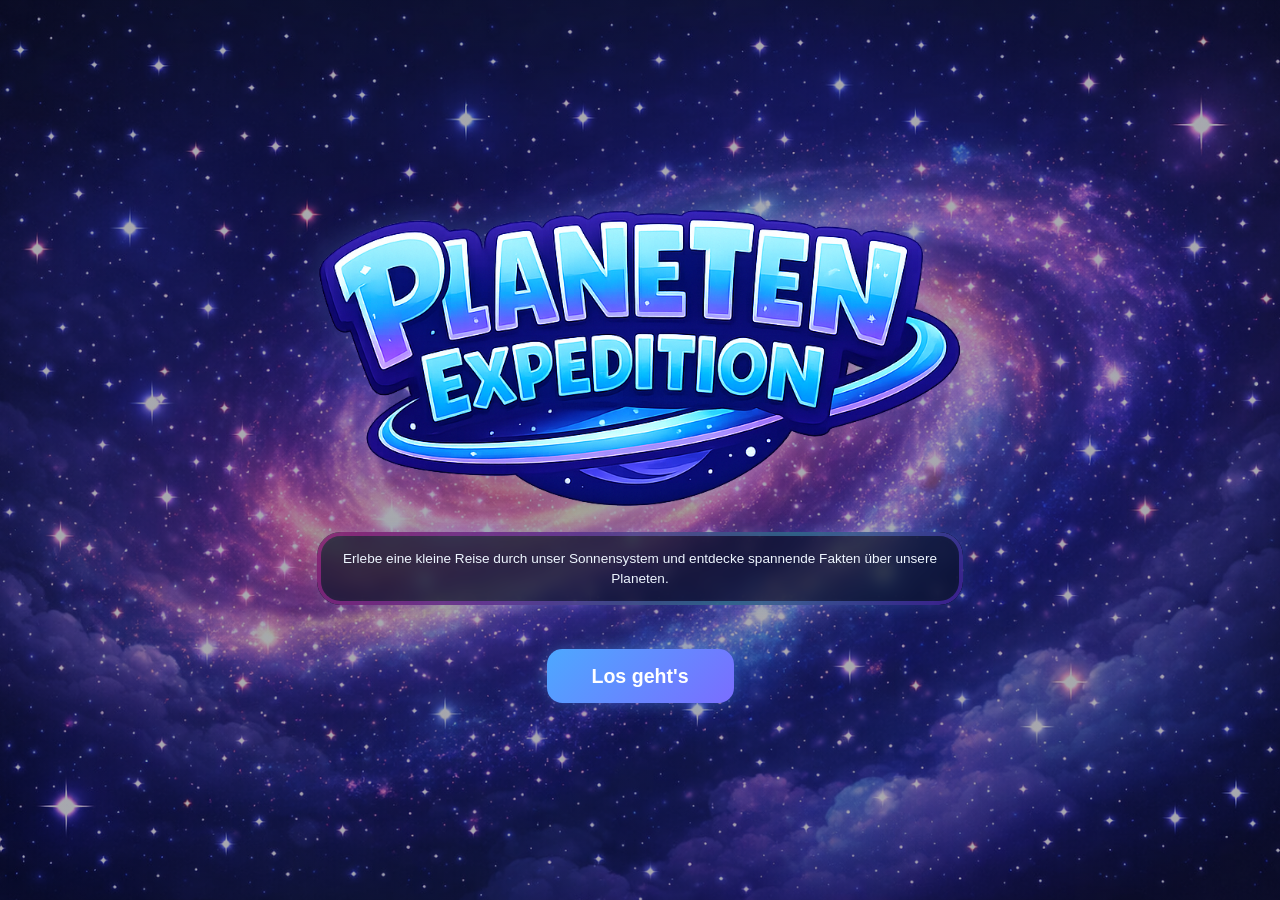
<file: index.html>
<!DOCTYPE html>
<html lang="de">
<head>
  <meta charset="UTF-8" />
  <meta name="viewport" content="width=device-width, initial-scale=1.0, maximum-scale=1.0, user-scalable=no" />
  <title>Planeten Expedition</title>
  <link rel="stylesheet" href="css/style.css" />
</head>
<body>
  <div class="app">
    <section class="screen active title-screen">
      <div class="title-box">
        <div class="title-logo-wrap">
          <img
            src="bilder/logo.png"
            alt="Spiel-Logo"
            class="title-logo"
            onerror="this.style.display='none'; document.getElementById('logoFallback').style.display='flex';"
          />
          <div id="logoFallback" class="logo-placeholder" style="display:none;"></div>
        </div>

        <div class="title-text-box panel">
          <p class="title-text">
            Erlebe eine kleine Reise durch unser Sonnensystem und entdecke spannende Fakten über unsere Planeten.
          </p>
        </div>

        <button id="toModeBtn" class="main-btn title-start-btn">Los geht's</button>
      </div>
    </section>

    <section id="modeScreen" class="screen mode-screen" style="display:none;">
      <div class="mode-box">
        <h2 class="mode-title">Wähle einen Spielmodus</h2>
        <p class="mode-subtitle">Lerne unser Sonnensystem auf verschiedene Arten kennen.</p>

        <div class="mode-grid">
          <button class="mode-card" onclick="location.href='modus-order.html?back=mode'">
            <div class="mode-card-title">Unser Sonnensystem</div>
            <p class="mode-card-text">Bringe die Planeten in die richtige Reihenfolge von der Sonne nach außen.</p>
          </button>

          <button class="mode-card" onclick="location.href='modus-size.html?back=mode'">
            <div class="mode-card-title">Von kleinen und großen Planeten</div>
            <p class="mode-card-text">Sortiere die Planeten nach ihrer Größe – vom kleinsten bis zum größten.</p>
          </button>

          <button class="mode-card" onclick="location.href='modus-quiz.html?back=mode'">
            <div class="mode-card-title">Quiz</div>
            <p class="mode-card-text">Wie gut kennst du dich schon im Sonnensystem aus - teste dein Wissen.</p>
          </button>

          <button class="mode-card disabled" type="button">
            <div class="mode-card-title">Modus 4</div>
            <p class="mode-card-text">Demnächst verfügbar.</p>
          </button>
        </div>

        <button id="backButton" class="control-btn">Zurück</button>
      </div>
    </section>
  </div>

  <script>
    const startScreen = document.querySelector(".title-screen");
    const modeScreen = document.getElementById("modeScreen");
    const toModeBtn = document.getElementById("toModeBtn");
    const backButton = document.getElementById("backButton");

    toModeBtn.addEventListener("click", () => {
      startScreen.style.display = "none";
      modeScreen.style.display = "flex";
    });

    backButton.addEventListener("click", () => {
      modeScreen.style.display = "none";
      startScreen.style.display = "flex";
    });

    const urlParams = new URLSearchParams(window.location.search);
    const requestedScreen = urlParams.get("screen");

    if (requestedScreen === "mode") {
      startScreen.style.display = "none";
      modeScreen.style.display = "flex";
    }

    document.addEventListener("gesturestart", e => e.preventDefault());
    document.addEventListener("dblclick", e => e.preventDefault(), { passive: false });
  </script>
</body>
</html>
</file>
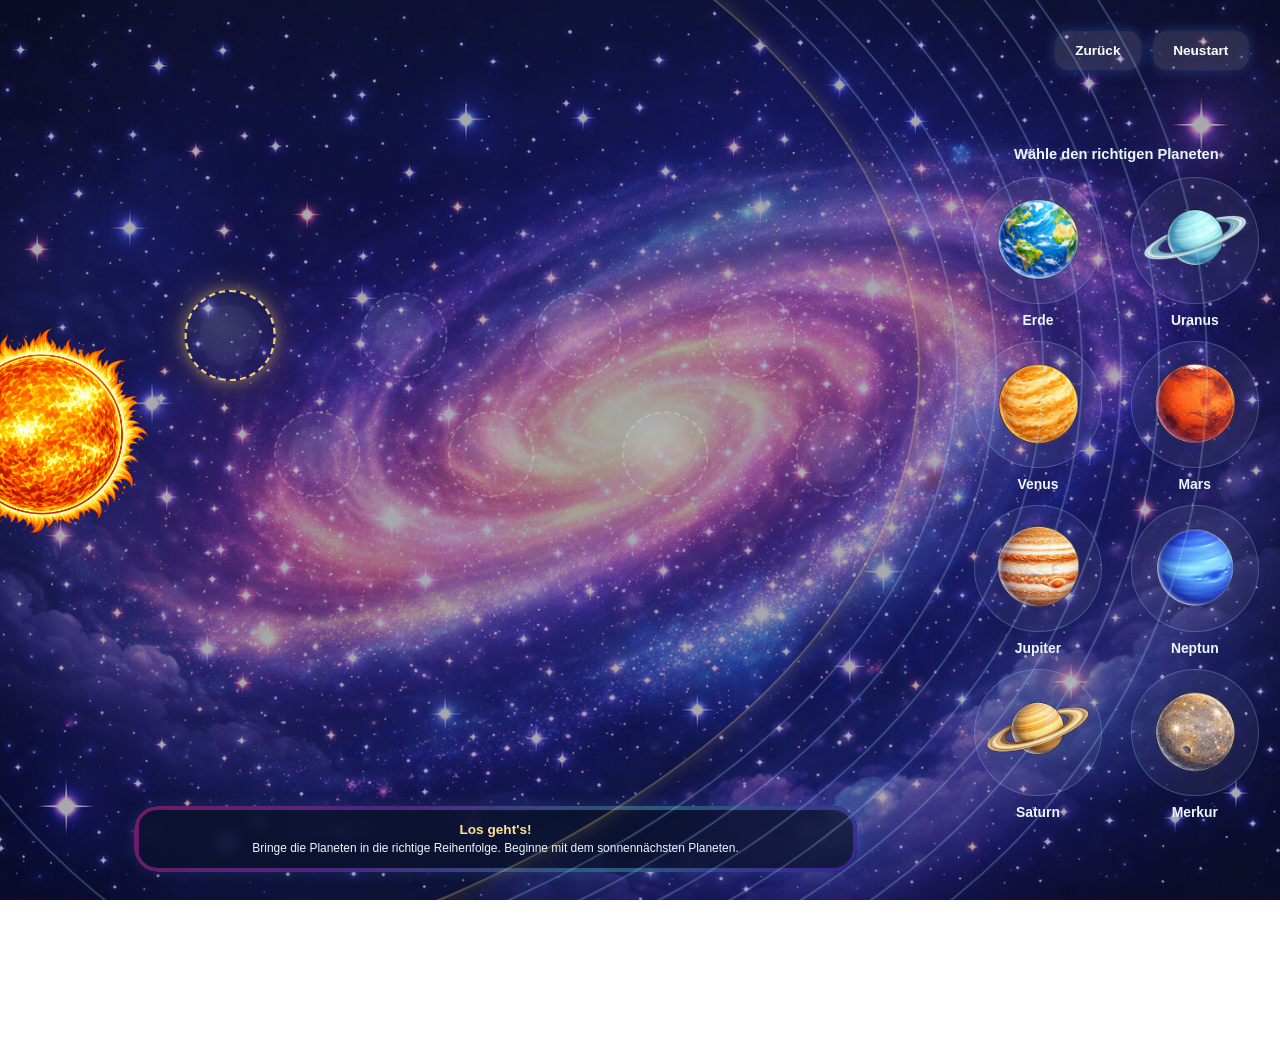
<file: modus-order.html>
<!DOCTYPE html>
<html lang="de">
<head>
  <meta charset="UTF-8" />
  <meta name="viewport" content="width=device-width, initial-scale=1.0, maximum-scale=1.0, user-scalable=no" />
  <title>Planeten Expedition – Reihenfolge</title>
  <link rel="stylesheet" href="css/style.css" />
</head>
<body>
  <div class="app">
    <section class="screen active game-screen">
      <div class="game-controls">
        <button id="backButton" class="control-btn">Zurück</button>
        <button id="resetBtn" class="control-btn">Neustart</button>
      </div>

      <div class="game-layout">
        <div class="solar-panel" id="solarPanel">
          <div class="sun-wrap" id="sunWrap">
            <img src="bilder/sonne.png" alt="Sonne" onerror="this.style.display='none'; this.nextElementSibling.style.display='block';" />
            <div class="sun-fallback" style="display:none;"></div>
          </div>

          <div class="orbit-area">
            <div class="orbit-rings" id="orbitRings">
              <div class="orbit-ring ring-1"></div>
              <div class="orbit-ring ring-2"></div>
              <div class="orbit-ring ring-3"></div>
              <div class="orbit-ring ring-4"></div>
              <div class="orbit-ring ring-5"></div>
              <div class="orbit-ring ring-6"></div>
              <div class="orbit-ring ring-7"></div>
              <div class="orbit-ring ring-8"></div>
            </div>
            <div id="slots" class="slots"></div>
          </div>
        </div>

        <div class="selection-panel">
          <div id="selectionTitle" class="selection-title"></div>
          <div id="planetList" class="planet-list"></div>
        </div>
      </div>

      <div class="info-panel-wrap">
        <div class="info-panel panel">
          <div id="infoTitle" class="info-title"></div>
          <div id="infoText" class="info-text"></div>
        </div>
      </div>
    </section>

    <div id="endOverlay" class="end-overlay">
      <div class="end-box panel">
        <h2>Geschafft!</h2>
        <p id="endText"></p>

        <div class="memory-box" id="memoryBox">
          <div class="memory-label">Merkspruch für die Planeten:</div>
          <div id="memoryPhrase" class="memory-phrase"></div>
        </div>

        <div class="end-actions">
          <button id="restartBtn" class="main-btn">Nochmal spielen</button>
          <button class="main-btn" onclick="location.href='index.html'">Zur Modus-Auswahl</button>
        </div>
      </div>
    </div>
  </div>

  <script src="js/planet-data.js"></script>
  <script src="js/game-common.js"></script>
<script>
  const backButton = document.getElementById("backButton");
  const urlParams = new URLSearchParams(window.location.search);

  if (backButton) {
    backButton.addEventListener("click", () => {
      if (urlParams.get("back") === "mode") {
        location.href = "index.html?screen=mode";
      } else {
        location.href = "index.html";
      }
    });
  }
</script>
  <script>
    initGame("order");
  </script>
</body>
</html>
</file>
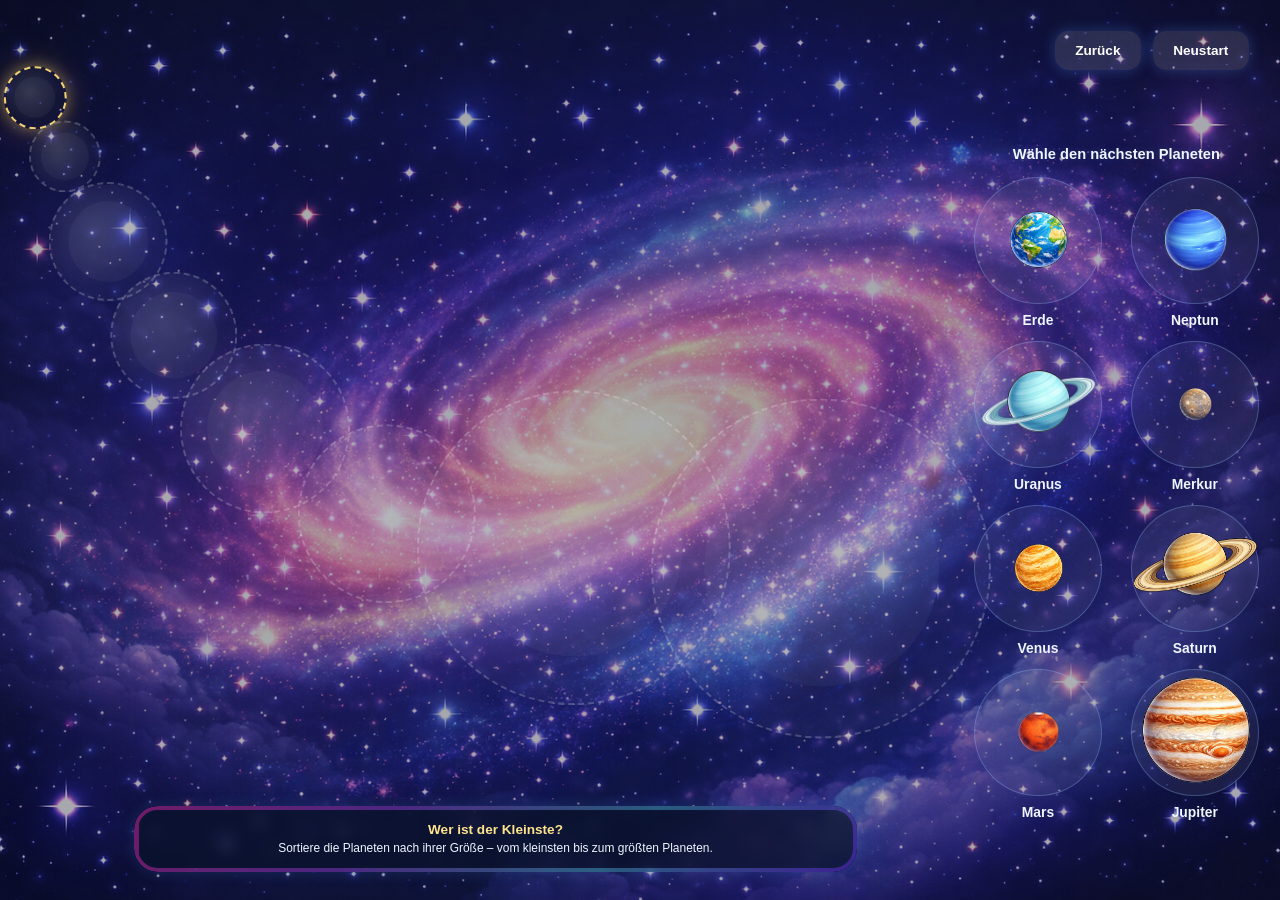
<file: modus-size.html>
<!DOCTYPE html>
<html lang="de">
<head>
  <meta charset="UTF-8" />
  <meta name="viewport" content="width=device-width, initial-scale=1.0, maximum-scale=1.0, user-scalable=no" />
  <title>Planeten Expedition – Größe</title>
  <link rel="stylesheet" href="css/style.css" />
</head>
<body>
  <div class="app">
    <section class="screen active game-screen">
      <div class="game-controls">
        <button id="backButton" class="control-btn">Zurück</button>
        <button id="resetBtn" class="control-btn">Neustart</button>
      </div>

      <div class="game-layout">
        <div class="solar-panel">
          <div class="orbit-area">
            <div id="slots" class="slots"></div>
          </div>
        </div>

        <div class="selection-panel">
          <div id="selectionTitle" class="selection-title"></div>
          <div id="planetList" class="planet-list"></div>
        </div>
      </div>

      <div class="info-panel-wrap">
        <div class="info-panel panel">
          <div id="infoTitle" class="info-title"></div>
          <div id="infoText" class="info-text"></div>
        </div>
      </div>
    </section>

    <div id="endOverlay" class="end-overlay">
      <div class="end-box panel">
        <h2>Geschafft!</h2>
        <p id="endText"></p>

        <div class="end-actions">
          <button id="restartBtn" class="main-btn">Nochmal spielen</button>
          <button class="main-btn" onclick="location.href='index.html'">Zur Modus-Auswahl</button>
        </div>
      </div>
    </div>
  </div>

  <script src="js/planet-data.js"></script>
  <script src="js/game-common.js"></script>
<script>
  const backButton = document.getElementById("backButton");
  const urlParams = new URLSearchParams(window.location.search);

  if (backButton) {
    backButton.addEventListener("click", () => {
      if (urlParams.get("back") === "mode") {
        location.href = "index.html?screen=mode";
      } else {
        location.href = "index.html";
      }
    });
  }
</script>
  <script>
    initGame("size");
  </script>
</body>
</html>
</file>
<file: css/style.css>
* {
  box-sizing: border-box;
  -webkit-tap-highlight-color: transparent;
  touch-action: manipulation;
}

html,
body {
  margin: 0;
  width: 100%;
  height: 100%;
  overflow: hidden;
  font-family: Arial, sans-serif;
  color: white;
  background:
    linear-gradient(rgba(6, 10, 28, 0.35), rgba(6, 10, 28, 0.35)),
    url("../bilder/hintergrund.png") center center / cover no-repeat fixed;
}

body {
  display: flex;
  justify-content: center;
  align-items: center;
  padding: 16px;
}

.app {
  width: 100%;
  height: 100%;
  max-width: 1880px;
  max-height: 1040px;
  position: relative;
  zoom: 0.85;
 }

.screen {
  display: none;
  width: 100%;
  height: 100%;
}

.screen.active {
  display: flex;
  flex-direction: column;
}

.panel {
  position: relative;
  isolation: isolate;
  background: rgba(11, 18, 42, 0.72);
  border-radius: 28px;
  box-shadow:
    0 0 18px rgba(80, 160, 255, 0.16),
    inset 0 0 18px rgba(255, 255, 255, 0.04);
  backdrop-filter: blur(8px);
  overflow: hidden;
}

.panel::before {
  content: "";
  position: absolute;
  inset: 0;
  border-radius: inherit;
  padding: 5px;
  background: linear-gradient(
    135deg,
    rgba(255, 40, 180, 0.82),
    rgba(180, 70, 255, 0.76),
    rgba(90, 220, 255, 0.72),
    rgba(120, 40, 255, 0.84)
  );
  -webkit-mask:
    linear-gradient(#000 0 0) content-box,
    linear-gradient(#000 0 0);
  -webkit-mask-composite: xor;
  mask-composite: exclude;
  opacity: 0.5;
  pointer-events: none;
}

/* START / MODUS */

.title-screen,
.mode-screen {
  justify-content: center;
  align-items: center;
  text-align: center;
  gap: 28px;
  padding: 40px;
}

.title-box,
.mode-box {
  width: min(1100px, 94%);
  padding: 42px 34px 34px;
  display: flex;
  flex-direction: column;
  align-items: center;
  gap: 24px;
}

.title-logo-wrap {
  width: 100%;
  display: flex;
  justify-content: center;
  align-items: center;
  min-height: 260px;
}

.title-logo {
  max-width: min(760px, 90%);
  max-height: 900px;
  width: auto;
  height: auto;
  object-fit: contain;
  display: block;
  filter: drop-shadow(0 0 18px rgba(120, 180, 255, 0.22));
}

.logo-placeholder {
  width: 220px;
  height: 220px;
  margin: 0 auto;
  border-radius: 50%;
  background:
    radial-gradient(circle at 35% 35%, rgba(255, 255, 255, 0.35), transparent 35%),
    radial-gradient(circle, rgba(255, 198, 71, 0.95), rgba(255, 130, 30, 0.8) 58%, rgba(255, 95, 20, 0.55) 78%, rgba(255, 95, 20, 0) 100%);
  box-shadow:
    0 0 30px rgba(255, 180, 60, 0.45),
    0 0 90px rgba(255, 130, 30, 0.25);
  display: flex;
  align-items: center;
  justify-content: center;
}

.title-text-box {
  width: min(760px, 90%);
  min-height: 86px;
  padding: 14px 22px;
  display: flex;
  align-items: center;
  justify-content: center;
  text-align: center;
}

.title-text {
  margin: 0;
  font-size: clamp(1rem, 1.25vw, 1.15rem);
  line-height: 1.45;
  color: #eef6ff;
}

.title-start-btn {
  margin-top: 0;
  min-width: 220px;
}

.mode-title {
  margin: 0;
  font-size: clamp(2rem, 3vw, 3rem);
}

.mode-subtitle {
  margin: 0;
  color: #e8f2ff;
  font-size: 1.1rem;
}

.mode-grid {
  width: 100%;
  display: grid;
  grid-template-columns: repeat(2, minmax(260px, 1fr));
  gap: 24px;
  margin-top: 10px;
}

.mode-card {
  position: relative;
  border: none;
  border-radius: 26px;
  padding: 24px 22px;
  min-height: 180px;
  text-align: left;
  color: white;
  cursor: pointer;
  background: rgba(255, 255, 255, 0.08);
  box-shadow:
    0 0 18px rgba(80, 160, 255, 0.12),
    inset 0 0 18px rgba(255, 255, 255, 0.03);
  transition: transform 0.18s ease, box-shadow 0.18s ease, border-color 0.18s ease;
  overflow: hidden;
}

.mode-card:hover {
  transform: translateY(-4px) scale(1.01);
  box-shadow:
    0 0 24px rgba(120, 180, 255, 0.18),
    inset 0 0 18px rgba(255, 255, 255, 0.05);
}

.mode-card.disabled {
  opacity: 0.55;
  cursor: default;
}

.mode-card::before {
  content: "";
  position: absolute;
  inset: 0;
  border-radius: inherit;
  padding: 4px;
  background: linear-gradient(
    135deg,
    rgba(255, 40, 180, 0.72),
    rgba(180, 70, 255, 0.68),
    rgba(90, 220, 255, 0.62),
    rgba(120, 40, 255, 0.74)
  );
  -webkit-mask:
    linear-gradient(#000 0 0) content-box,
    linear-gradient(#000 0 0);
  -webkit-mask-composite: xor;
  mask-composite: exclude;
  opacity: 0.35;
  pointer-events: none;
}

.mode-card-title {
  position: relative;
  margin: 0 0 10px;
  font-size: 1.45rem;
  font-weight: bold;
  color: #ffe48e;
}

.mode-card-text {
  position: relative;
  margin: 0;
  color: #eef6ff;
  line-height: 1.45;
  font-size: 1rem;
}

.main-btn {
  margin-top: 28px;
  border: none;
  border-radius: 18px;
  padding: 18px 34px;
  font-size: clamp(1.2rem, 1.8vw, 1.6rem);
  font-weight: bold;
  color: white;
  background: linear-gradient(135deg, #4da8ff, #7a6dff);
  cursor: pointer;
  box-shadow: 0 0 18px rgba(90, 160, 255, 0.35);
  transition: transform 0.18s ease, box-shadow 0.18s ease;
}

.main-btn:hover {
  transform: scale(1.03);
  box-shadow: 0 0 26px rgba(90, 160, 255, 0.55);
}

/* SPIEL */

.game-screen {
  padding: 14px;
  gap: 10px;
}

.game-controls {
  display: flex;
  justify-content: flex-end;
  align-items: center;
  gap: 14px;
  width: 100%;
  padding: 4px 4px 0;
}

.control-btn {
  border: none;
  border-radius: 16px;
  padding: 14px 24px;
  font-size: 1rem;
  font-weight: bold;
  color: white;
  background: rgba(255, 255, 255, 0.12);
  cursor: pointer;
  box-shadow: 0 0 16px rgba(90, 160, 255, 0.28);
  transition: transform 0.18s ease, box-shadow 0.18s ease;
}

.control-btn:hover {
  transform: scale(1.04);
  box-shadow: 0 0 24px rgba(90, 160, 255, 0.42);
}

.game-layout {
  flex: 1;
  display: grid;
  grid-template-columns: minmax(0, 3fr) minmax(340px, 0.95fr);
  gap: 18px;
  min-height: 0;
  align-items: center;
}

.quiz-layout-only {
  grid-template-columns: minmax(0, 1fr) minmax(340px, 0.95fr);
}

.solar-panel {
  position: relative;
  min-height: 520px;
  overflow: visible;
  border-radius: 0;
  box-shadow: none;
}

.solar-panel::before {
  display: none;
}

.sun-wrap {
  position: absolute;
  left: -650px;
  top: 50%;
  transform: translateY(-50%);
  width: 900px;
  height: 900px;
  pointer-events: none;
  z-index: 1;
}

.sun-wrap img,
.sun-fallback {
  width: 100%;
  height: 100%;
  object-fit: cover;
  border-radius: 50%;
}

.sun-fallback {
  background:
    radial-gradient(circle at 35% 35%, rgba(255, 255, 255, 0.35), transparent 35%),
    radial-gradient(circle, rgba(255, 210, 90, 0.98), rgba(255, 150, 40, 0.88) 58%, rgba(255, 95, 20, 0.65) 78%, rgba(255, 95, 20, 0) 100%);
  box-shadow:
    0 0 40px rgba(255, 186, 54, 0.5),
    0 0 120px rgba(255, 140, 40, 0.22);
}

.orbit-area {
  position: relative;
  width: 100%;
  height: 100%;
  min-height: 420px;
  margin-left: 150px;
  z-index: 2;
}

.orbit-rings {
  position: absolute;
  inset: 0;
  pointer-events: none;
  z-index: 1;
}

.orbit-ring {
  position: absolute;
  top: 50%;
  transform: translateY(-50%);
  height: 1600px;
  border-radius: 50%;
  border: 3px solid rgba(170, 220, 255, 0.24);
  box-shadow: 0 0 10px rgba(120, 180, 255, 0.05);
  pointer-events: none;
}

.ring-1 { width: 3000px; left: -201%; }
.ring-2 { width: 2800px; left: -177%; }
.ring-3 { width: 2600px; left: -153%; }
.ring-4 { width: 2400px; left: -128%; }
.ring-5 { width: 2200px; left: -104%; }
.ring-6 { width: 2000px; left: -80%; }
.ring-7 { width: 1800px; left: -56%; }
.ring-8 { width: 1600px; left: -31%; }

.orbit-ring.active-ring {
  border-color: rgba(255, 220, 120, 0.28);
  box-shadow:
    0 0 18px rgba(255, 220, 120, 0.12),
    0 0 34px rgba(255, 190, 80, 0.08);
}

.slots {
  width: 100%;
  height: 260px;
  position: absolute;
  left: 0;
  top: 50%;
  transform: translateY(-50%);
  z-index: 2;
}

.planet-slot {
  width: 185px;
  height: 185px;
  border-radius: 50%;
  position: absolute;
  display: flex;
  align-items: center;
  justify-content: center;
  background: radial-gradient(circle at 40% 40%, rgba(255, 255, 255, 0.14), rgba(255, 255, 255, 0.03) 58%, rgba(255, 255, 255, 0.01) 100%);
  border: 3px dashed rgba(255, 255, 255, 0.2);
  transition: 0.25s ease;
  overflow: hidden;
}

.planet-slot.active-slot {
  border-color: rgba(255, 220, 120, 0.95);
  box-shadow:
    0 0 16px rgba(255, 220, 120, 0.38),
    0 0 36px rgba(255, 190, 80, 0.28);
  transform: translate(-50%, -50%) scale(1.05) !important;
}

.planet-slot.correct-slot {
  border-style: solid;
  border-color: rgba(150, 255, 190, 0.9);
  box-shadow:
    0 0 18px rgba(120, 255, 180, 0.28),
    inset 0 0 16px rgba(255, 255, 255, 0.08);
}

.slot-placeholder {
  width: 70%;
  height: 70%;
  border-radius: 50%;
  background: rgba(255, 255, 255, 0.08);
  filter: grayscale(1);
  opacity: 0.5;
}

.slot-planet-image {
  width: 100%;
  height: 100%;
  object-fit: contain;
  border-radius: 50%;
  pointer-events: none;
  transform: scale(1);
}

.slot-planet-image.pop-in {
  animation: popInImage 0.88s ease;
}

.slot-planet-image.pop-in-size {
  animation: popInSize 0.88s ease;
}

@keyframes popInImage {
  from {
    transform: scale(0.55);
    opacity: 0;
  }
  to {
    transform: scale(1);
    opacity: 1;
  }
}

@keyframes popInSize {
  from {
    opacity: 0;
  }
  to {
    opacity: 1;
  }
}

.selection-panel {
  padding: 22px 18px;
  display: flex;
  flex-direction: column;
  gap: 18px;
  min-height: 0;
  align-self: center;
  justify-self: center;
  width: 100%;
  max-width: 390px;
  height: fit-content;
  max-height: 620px;
  margin-top: -110px;
  margin-left: 80px;
  background: transparent;
  box-shadow: none;
  border: none;
}

.selection-title {
  font-size: clamp(1.05rem, 1.35vw, 1.3rem);
  font-weight: bold;
  text-align: center;
  color: #eef6ff;
  text-shadow: 0 0 10px rgba(120, 180, 255, 0.18);
}

.planet-list {
  display: grid;
  grid-template-columns: repeat(2, minmax(120px, 1fr));
  gap: 15px;
  justify-items: center;
  align-content: start;
}

.planet-card {
  width: 150px;
  display: flex;
  flex-direction: column;
  align-items: center;
  justify-content: flex-start;
  gap: 10px;
  background: transparent;
  border: none;
  box-shadow: none;
  padding: 0;
  cursor: pointer;
  user-select: none;
  text-align: center;
}

.planet-button {
  width: 150px;
  height: 150px;
  border-radius: 50%;
  border: 2px solid rgba(150, 200, 255, 0.28);
  background: rgba(255, 255, 255, 0.06);
  display: flex;
  align-items: center;
  justify-content: center;
  transition: transform 0.18s ease, box-shadow 0.18s ease, border-color 0.18s ease;
}

.planet-card:hover .planet-button {
  transform: scale(1.05);
  border-color: rgba(255, 230, 150, 0.8);
  box-shadow: 0 0 16px rgba(255, 220, 120, 0.22);
}

.planet-card.disabled {
  opacity: 0.3;
  cursor: default;
}

.planet-card.wrong .planet-button {
  animation: wrongShake 0.35s ease;
  border-color: rgba(255, 110, 110, 0.9);
  box-shadow: 0 0 14px rgba(255, 90, 90, 0.22);
}

.planet-name {
  font-size: 1.02rem;
  font-weight: bold;
  line-height: 1.1;
  color: #eef6ff;
  pointer-events: none;
}

.planet-thumb {
  width: 130px;
  height: 130px;
  object-fit: contain;
  border-radius: 50%;
  pointer-events: none;
}

.info-panel-wrap {
  display: flex;
  justify-content: center;
  align-items: center;
  width: 100%;
  padding-top: 2px;
}

.info-panel {
  width: min(850px, 72%);
  min-height: 78px;
  padding: 10px 18px;
  display: flex;
  flex-direction: column;
  justify-content: center;
  gap: 4px;
  text-align: center;
  margin-left: -340px;
}

.info-title {
  font-size: clamp(1rem, 1.2vw, 1.5rem);
  font-weight: bold;
  color: #ffe48e;
}

.info-text {
  font-size: clamp(0.88rem, 1vw, 1.3rem);
  line-height: 1.25;
  color: #eef6ff;
}

/* QUIZ */

.quiz-question-box {
  width: min(900px, 74%);
  min-height: 110px;
  padding: 16px 22px;
  text-align: center;
  margin: 0 auto 8px;
}

.quiz-question-label {
  font-size: 1rem;
  font-weight: bold;
  color: #ffe48e;
  margin-bottom: 8px;
}

.quiz-question-text {
  font-size: 1.2rem;
  line-height: 1.4;
  color: #eef6ff;
}

.quiz-planet-prompt {
  width: min(760px, 74%);
  min-height: 110px;
  padding: 16px 22px;
  margin: 0 auto 10px;
  display: flex;
  align-items: center;
  justify-content: center;
  text-align: center;
}

.quiz-planet-prompt-inner {
  display: flex;
  align-items: center;
  justify-content: center;
  gap: 18px;
}

.quiz-planet-prompt-image {
  width: 74px;
  height: 74px;
  object-fit: contain;
  border-radius: 50%;
}

.quiz-planet-prompt-name {
  font-size: 1.7rem;
  font-weight: bold;
  color: #ffe48e;
}

.quiz-answer-wrap {
  width: 100%;
  display: flex;
  justify-content: center;
  align-items: flex-start;
  padding-top: 8px;
}

.quiz-answer-grid {
  width: min(980px, 86%);
  display: grid;
  grid-template-columns: repeat(2, minmax(260px, 1fr));
  gap: 18px;
}

.quiz-answer-card {
  border: none;
  border-radius: 22px;
  padding: 18px 20px;
  min-height: 92px;
  background: rgba(255, 255, 255, 0.08);
  color: white;
  cursor: pointer;
  text-align: left;
  box-shadow:
    0 0 18px rgba(80, 160, 255, 0.12),
    inset 0 0 18px rgba(255, 255, 255, 0.03);
  transition: transform 0.18s ease, box-shadow 0.18s ease, border-color 0.18s ease;
  position: relative;
  overflow: hidden;
}

.quiz-answer-card:hover {
  transform: translateY(-3px);
  box-shadow:
    0 0 22px rgba(120, 180, 255, 0.18),
    inset 0 0 18px rgba(255, 255, 255, 0.05);
}

.quiz-answer-card::before {
  content: "";
  position: absolute;
  inset: 0;
  border-radius: inherit;
  padding: 4px;
  background: linear-gradient(
    135deg,
    rgba(255, 40, 180, 0.6),
    rgba(180, 70, 255, 0.56),
    rgba(90, 220, 255, 0.52),
    rgba(120, 40, 255, 0.64)
  );
  -webkit-mask:
    linear-gradient(#000 0 0) content-box,
    linear-gradient(#000 0 0);
  -webkit-mask-composite: xor;
  mask-composite: exclude;
  opacity: 0.28;
  pointer-events: none;
}

.quiz-answer-card.wrong {
  animation: wrongShake 0.35s ease;
  box-shadow:
    0 0 18px rgba(255, 90, 90, 0.28),
    inset 0 0 18px rgba(255, 255, 255, 0.03);
}

.quiz-answer-card.disabled {
  opacity: 0.35;
  cursor: default;
}

.quiz-planet-answer {
  display: flex;
  align-items: center;
  gap: 16px;
}

.quiz-planet-answer-image {
  width: 56px;
  height: 56px;
  object-fit: contain;
  border-radius: 50%;
  flex-shrink: 0;
}

.quiz-planet-answer-name {
  font-size: 1.2rem;
  font-weight: bold;
  color: #eef6ff;
}

.quiz-fact-answer-text {
  font-size: 1.08rem;
  line-height: 1.45;
  color: #eef6ff;
}

.quiz-level-select {
  width: min(980px, 88%);
  margin: 18px auto 14px;
  padding: 26px 24px 28px;
  text-align: center;
}

.quiz-level-title {
  margin: 0 0 10px;
  font-size: clamp(1.8rem, 2.4vw, 2.5rem);
  color: #ffe48e;
}

.quiz-level-subtitle {
  margin: 0 0 24px;
  color: #eef6ff;
  line-height: 1.45;
  font-size: 1.05rem;
}

.quiz-level-grid {
  display: grid;
  grid-template-columns: repeat(2, minmax(260px, 1fr));
  gap: 20px;
}

.quiz-level-card {
  border: none;
  border-radius: 24px;
  padding: 24px 22px;
  min-height: 160px;
  text-align: left;
  color: white;
  cursor: pointer;
  background: rgba(255, 255, 255, 0.08);
  box-shadow:
    0 0 18px rgba(80, 160, 255, 0.12),
    inset 0 0 18px rgba(255, 255, 255, 0.03);
  transition: transform 0.18s ease, box-shadow 0.18s ease;
  position: relative;
  overflow: hidden;
}

.quiz-level-card:hover {
  transform: translateY(-4px);
  box-shadow:
    0 0 24px rgba(120, 180, 255, 0.18),
    inset 0 0 18px rgba(255, 255, 255, 0.05);
}

.quiz-level-card::before {
  content: "";
  position: absolute;
  inset: 0;
  border-radius: inherit;
  padding: 4px;
  background: linear-gradient(
    135deg,
    rgba(255, 40, 180, 0.72),
    rgba(180, 70, 255, 0.68),
    rgba(90, 220, 255, 0.62),
    rgba(120, 40, 255, 0.74)
  );
  -webkit-mask:
    linear-gradient(#000 0 0) content-box,
    linear-gradient(#000 0 0);
  -webkit-mask-composite: xor;
  mask-composite: exclude;
  opacity: 0.35;
  pointer-events: none;
}

.quiz-level-card-title {
  position: relative;
  margin: 0 0 10px;
  font-size: 1.4rem;
  font-weight: bold;
  color: #ffe48e;
}

.quiz-level-card-text {
  position: relative;
  margin: 0;
  line-height: 1.45;
  color: #eef6ff;
  font-size: 1rem;
}

.quiz-feedback {
  min-height: 32px;
  margin: 4px 0 10px;
  text-align: center;
  font-size: 1.05rem;
  font-weight: bold;
  color: #ffe48e;
}

.quiz-status-bar {
  width: min(980px, 86%);
  margin: 0 auto 12px;
  padding: 16px 18px;
}

.quiz-status-top {
  display: flex;
  justify-content: space-between;
  align-items: center;
  gap: 16px;
  margin-bottom: 12px;
  flex-wrap: wrap;
}

.quiz-mission-title {
  font-size: clamp(1.1rem, 1.5vw, 1.35rem);
  font-weight: bold;
  color: #ffe48e;
}

.quiz-progress-text {
  font-size: 1rem;
  font-weight: bold;
  color: #eef6ff;
}

.quiz-progress-row {
  display: flex;
  align-items: center;
  gap: 16px;
}

.quiz-progress-track {
  flex: 1;
  height: 14px;
  border-radius: 999px;
  background: rgba(255, 255, 255, 0.1);
  overflow: hidden;
  box-shadow: inset 0 0 10px rgba(255,255,255,0.05);
}

.quiz-progress-fill {
  width: 0%;
  height: 100%;
  border-radius: inherit;
  background: linear-gradient(135deg, #6cc2ff, #8a79ff);
  box-shadow: 0 0 16px rgba(110, 180, 255, 0.35);
  transition: width 0.35s ease;
}

.quiz-stars-text {
  min-width: 88px;
  text-align: right;
  font-size: 1rem;
  font-weight: bold;
  color: #ffe48e;
}

/* ENDSCREEN */

.end-overlay {
  position: absolute;
  inset: 0;
  background: rgba(4, 10, 25, 0);
  display: none;
  justify-content: center;
  align-items: center;
  padding: 20px;
  z-index: 20;
}

.end-overlay.active {
  display: flex;
}

.end-box {
  width: min(760px, 95%);
  text-align: center;
  padding: 42px 32px;
}

.end-box h2 {
  margin: 0 0 16px;
  font-size: clamp(2rem, 3vw, 3rem);
}

.end-box p {
  margin: 0 0 24px;
  font-size: clamp(1.1rem, 1.5vw, 1.35rem);
  color: #e7f2ff;
}

.memory-box {
  margin: 0 0 24px;
  padding: 14px 18px;
  border-radius: 18px;
  background: rgba(255, 255, 255, 0.06);
  box-shadow: inset 0 0 10px rgba(255, 255, 255, 0.03);
}

.memory-label {
  font-size: 1rem;
  font-weight: bold;
  color: #ffe48e;
  margin-bottom: 8px;
}

.memory-phrase {
  font-size: 1.08rem;
  line-height: 1.5;
  color: #eef6ff;
}

.memory-word {
  display: inline-block;
  margin-right: 0.18em;
}

.memory-initial {
  font-size: 1.45em;
  font-weight: 900;
  color: #ffe48e;
  text-shadow: 0 0 10px rgba(255, 228, 142, 0.18);
}

.end-actions {
  display: flex;
  gap: 16px;
  justify-content: center;
  flex-wrap: wrap;
}

/* ANIMATIONEN */

@keyframes wrongShake {
  0% { transform: translateX(0); }
  25% { transform: translateX(-7px); }
  50% { transform: translateX(7px); }
  75% { transform: translateX(-5px); }
  100% { transform: translateX(0); }
}

/* RESPONSIVE */

@media (max-width: 1450px) {
  .game-layout {
    grid-template-columns: minmax(0, 2.1fr) minmax(250px, 0.82fr);
  }

  .planet-slot {
    width: 102px;
    height: 102px;
  }

  .orbit-area {
    min-height: 360px;
    margin-left: 105px;
  }

  .sun-wrap {
    width: 320px;
    height: 320px;
    left: -145px;
  }
}

@media (max-width: 1180px) {
  .mode-grid {
    grid-template-columns: 1fr;
  }

  .game-layout {
    grid-template-columns: 1fr;
  }

  .selection-panel {
    max-width: 560px;
    max-height: none;
    margin-top: 0;
  }

  .planet-list {
    grid-template-columns: repeat(4, minmax(92px, 1fr));
  }

  .orbit-area {
    min-height: 300px;
    margin-left: 90px;
  }

  .info-panel,
  .quiz-question-box {
    width: min(760px, 92%);
    margin-left: 0;
  }

  .quiz-answer-grid {
    grid-template-columns: 1fr;
    width: min(760px, 92%);
  }

  .quiz-level-grid {
    grid-template-columns: 1fr;
  }
}

@media (max-width: 900px) {
  body {
    padding: 10px;
  }

  .planet-slot {
    width: 84px;
    height: 84px;
  }

  .sun-wrap {
    width: 220px;
    height: 220px;
    left: -90px;
  }

  .orbit-area {
    min-height: 230px;
    margin-left: 60px;
  }

  .planet-list {
    grid-template-columns: repeat(2, minmax(92px, 1fr));
  }

  .selection-panel {
    max-width: 320px;
  }

  .planet-card {
    width: 108px;
  }

  .planet-button {
    width: 108px;
    height: 108px;
  }

  .planet-thumb {
    width: 48px;
    height: 48px;
  }

  .planet-name {
    font-size: 0.82rem;
  }

  .info-panel,
  .quiz-question-box {
    width: 94%;
  }

  .quiz-planet-prompt-inner {
    flex-direction: column;
    gap: 10px;
  }

  .quiz-planet-prompt-name {
    font-size: 1.35rem;
  }

  .quiz-answer-card {
    min-height: 84px;
    padding: 16px;
  }

  .quiz-planet-answer-image {
    width: 48px;
    height: 48px;
  }

  .quiz-planet-answer-name,
  .quiz-fact-answer-text {
    font-size: 1rem;
  }

  .quiz-level-select {
    width: 94%;
    padding: 20px 16px 22px;
  }

.quiz-status-top {
  flex-direction: column;
  align-items: flex-start;
}

.quiz-progress-row {
  flex-direction: column;
  align-items: stretch;
  gap: 10px;
}

.quiz-stars-text {
  min-width: 0;
  text-align: left;
}
}
</file>
